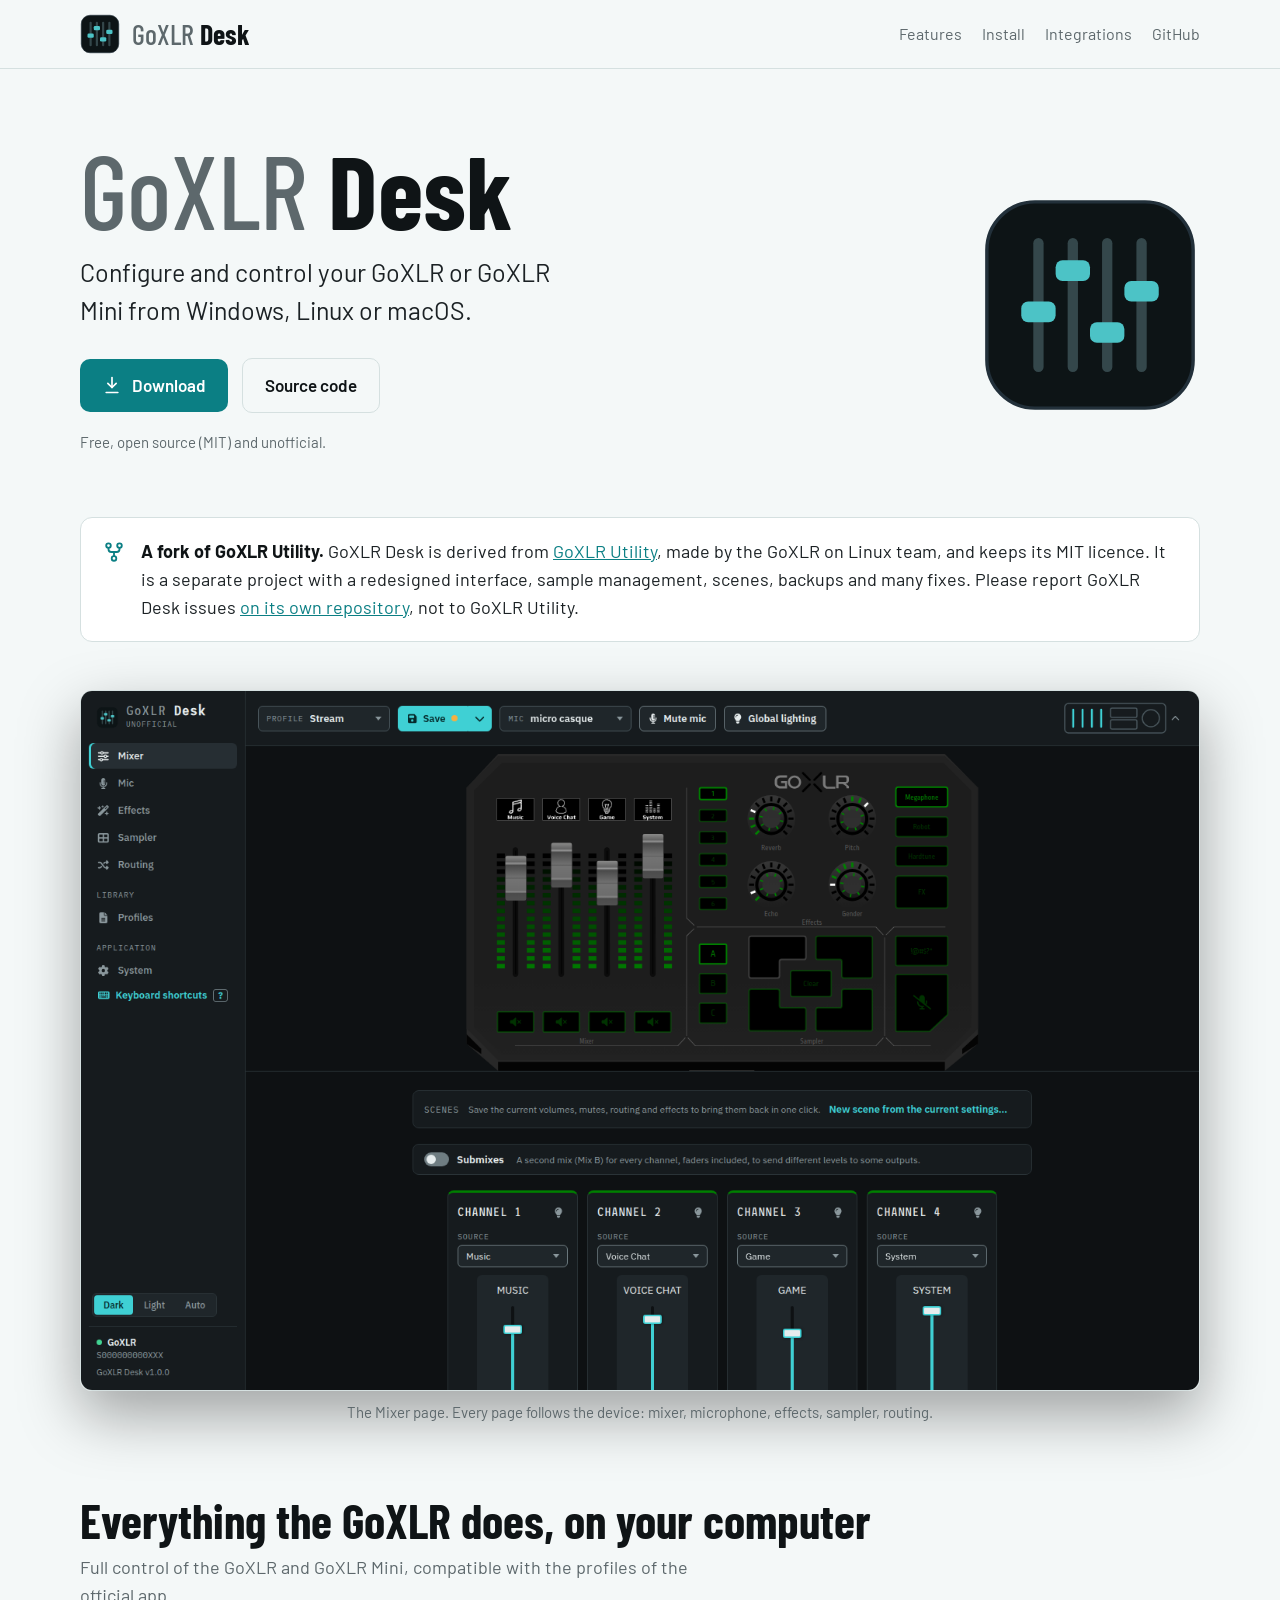
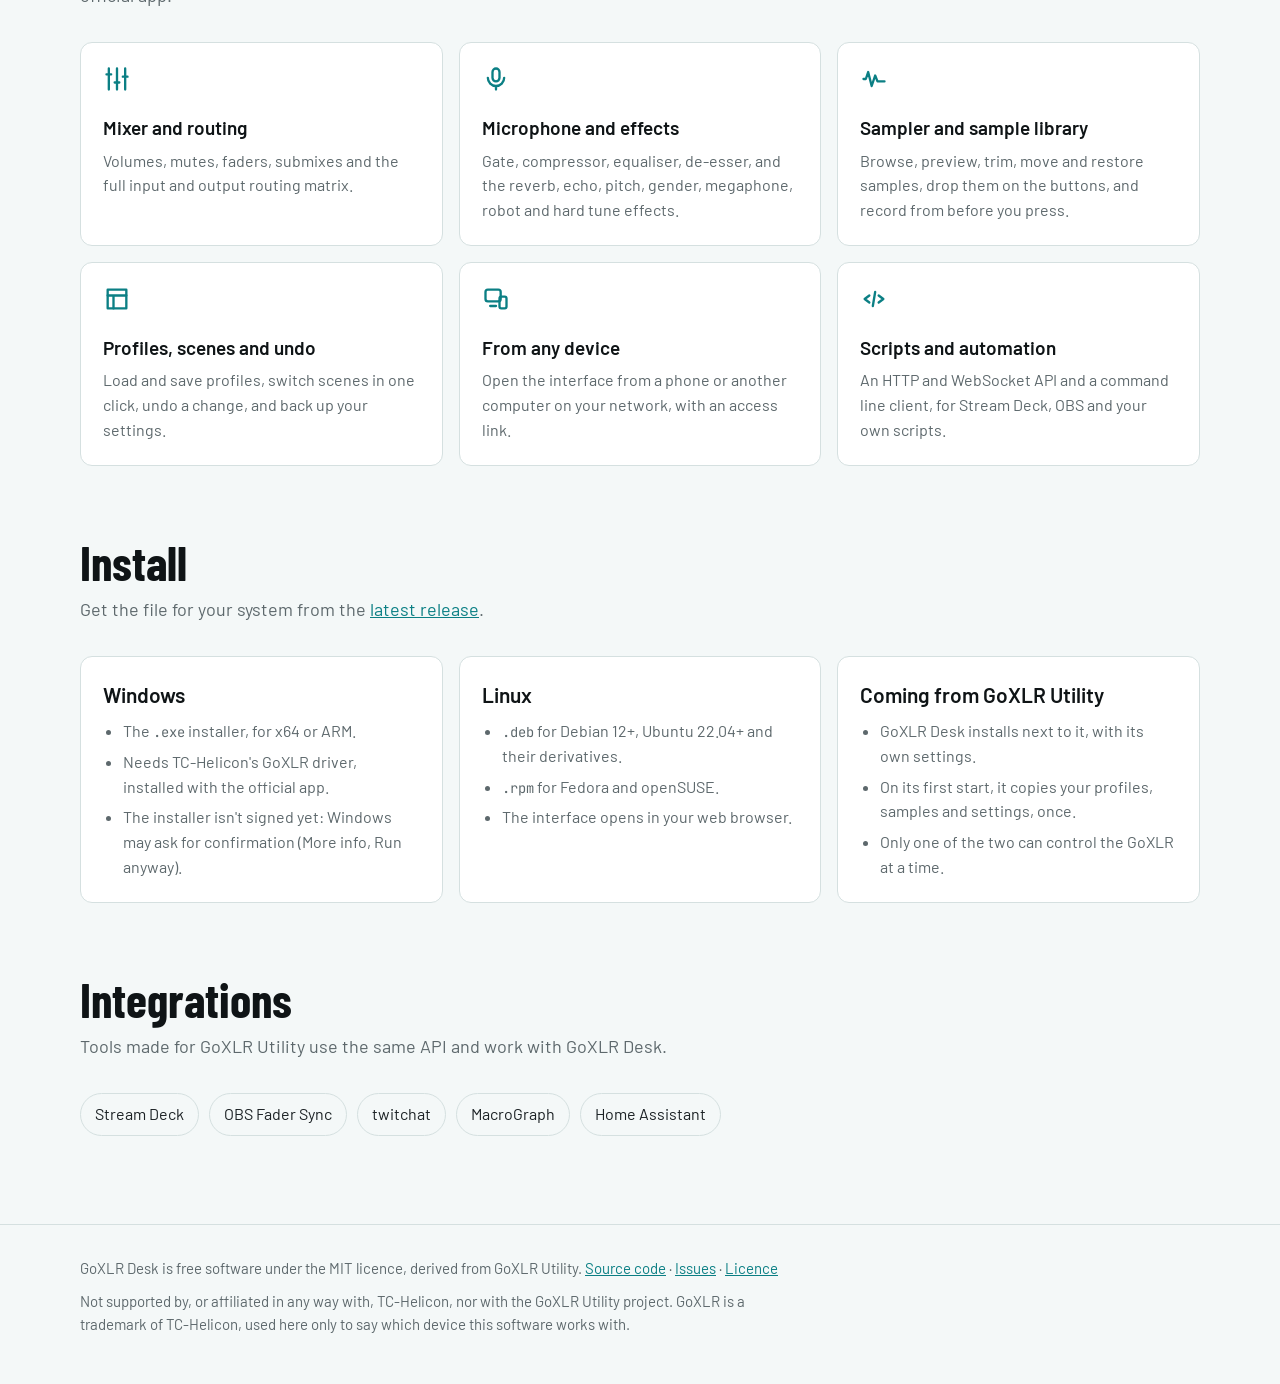
<file: docs/index.html>
<!doctype html>
<html lang="en">
<head>
<meta charset="utf-8">
<meta name="viewport" content="width=device-width, initial-scale=1">
<title>GoXLR Desk</title>
<meta name="description" content="GoXLR Desk configures and controls a TC-Helicon GoXLR or GoXLR Mini from Windows, Linux or macOS. Unofficial and open source, a fork of GoXLR Utility.">
<meta property="og:title" content="GoXLR Desk">
<meta property="og:description" content="Configure and control your GoXLR from Windows, Linux or macOS. Unofficial and open source.">
<meta property="og:image" content="https://powange.github.io/goxlr-desk/banner.png">
<meta property="og:type" content="website">
<meta name="twitter:card" content="summary_large_image">
<link rel="icon" href="favicon.ico">
<link rel="preconnect" href="https://fonts.googleapis.com">
<link rel="preconnect" href="https://fonts.gstatic.com" crossorigin>
<link rel="stylesheet" href="https://fonts.googleapis.com/css2?family=Barlow:wght@400;500;600&family=Barlow+Condensed:wght@500;700&family=JetBrains+Mono:wght@400;600&display=swap">
<style>
:root {
  --bg: #121618;
  --panel: #1a2023;
  --raised: #20282b;
  --line: #2c3539;
  --text: #e3e8e8;
  --strong: #f2f5f5;
  --muted: #9aa6a8;
  --soft: #b7c1c2;
  --accent: #4cc3c6;
  --accent-ink: #0b1314;
  --tile: #0d1416;
  --rail: #34474b;
}
@media (prefers-color-scheme: light) {
  :root {
    --bg: #f4f8f8;
    --panel: #ffffff;
    --raised: #eef3f3;
    --line: #d5e0e0;
    --text: #1b2124;
    --strong: #0f1416;
    --muted: #5d686c;
    --soft: #5d686c;
    --accent: #0b7f84;
    --accent-ink: #ffffff;
  }
}

* { box-sizing: border-box; }
html { scroll-behavior: smooth; }
@media (prefers-reduced-motion: reduce) { html { scroll-behavior: auto; } }
body {
  margin: 0;
  background: var(--bg);
  color: var(--text);
  font-family: Barlow, "Segoe UI", system-ui, sans-serif;
  font-size: 18px;
  line-height: 1.55;
}
a { color: var(--accent); }
a:hover { text-decoration-thickness: 2px; }
:focus-visible { outline: 2px solid var(--accent); outline-offset: 3px; border-radius: 4px; }
code, .mono { font-family: "JetBrains Mono", ui-monospace, Consolas, monospace; font-size: .86em; }
.wrap { width: min(1120px, 100% - 32px); margin-inline: auto; }

/* Header */
.top { border-bottom: 1px solid var(--line); }
.top .wrap { display: flex; align-items: center; justify-content: space-between; gap: 16px; padding-block: 14px; flex-wrap: wrap; }
.brand { display: flex; align-items: center; gap: 12px; text-decoration: none; color: var(--strong); }
.wordmark { font-family: "Barlow Condensed", sans-serif; font-size: 28px; line-height: 1; }
.wordmark .device { font-weight: 500; color: var(--soft); }
.wordmark .product { font-weight: 700; }
.top nav { display: flex; gap: 20px; flex-wrap: wrap; font-size: 16px; }
.top nav a { color: var(--soft); text-decoration: none; }
.top nav a:hover { color: var(--strong); }

/* Hero */
.hero { padding-block: 72px 48px; display: grid; grid-template-columns: minmax(0, 1fr) auto; gap: 40px; align-items: center; }
.hero h1 { margin: 0 0 16px; font-family: "Barlow Condensed", sans-serif; font-size: clamp(56px, 9vw, 104px); line-height: .92; color: var(--strong); }
.hero h1 .device { font-weight: 500; color: var(--soft); }
.hero p.lede { margin: 0 0 28px; font-size: clamp(20px, 2.4vw, 25px); color: var(--text); max-width: 34ch; }
.actions { display: flex; gap: 14px; flex-wrap: wrap; align-items: center; }
.button { display: inline-flex; align-items: center; gap: 10px; padding: 13px 22px; border-radius: 10px; font-weight: 600; text-decoration: none; font-size: 17px; }
.button.primary { background: var(--accent); color: var(--accent-ink); }
.button.primary:hover { filter: brightness(1.08); }
.button.ghost { border: 1px solid var(--line); color: var(--strong); }
.button.ghost:hover { border-color: var(--accent); }
.note { margin-top: 18px; font-size: 15px; color: var(--muted); }
.hero-logo { width: 220px; height: 220px; }
.slider { animation: slide 1.8s ease-in-out infinite alternate; }
.slider:nth-of-type(2) { animation-delay: -.45s; }
.slider:nth-of-type(3) { animation-delay: -.9s; }
.slider:nth-of-type(4) { animation-delay: -1.35s; }
@keyframes slide { from { transform: translateY(-5px); } to { transform: translateY(5px); } }
@media (prefers-reduced-motion: reduce) { .slider { animation: none; } }

/* Fork notice */
.fork { display: flex; gap: 16px; align-items: flex-start; background: var(--panel); border: 1px solid var(--line); border-radius: 12px; padding: 20px 22px; }
.fork svg { flex: none; color: var(--accent); margin-top: 3px; }
.fork p { margin: 0; }
.fork strong { color: var(--strong); }

/* Screenshot */
.shot { margin: 48px 0 0; }
.shot img { display: block; width: 100%; height: auto; border-radius: 12px; border: 1px solid var(--line); box-shadow: 0 24px 60px rgba(0, 0, 0, .35); }
.shot figcaption { margin-top: 10px; font-size: 15px; color: var(--muted); text-align: center; }

/* Sections */
section { padding-block: 72px 0; }
h2 { margin: 0 0 10px; font-family: "Barlow Condensed", sans-serif; font-weight: 700; font-size: clamp(36px, 5vw, 48px); line-height: 1; color: var(--strong); }
.section-lede { margin: 0 0 32px; color: var(--soft); max-width: 62ch; }
.grid { display: grid; grid-template-columns: repeat(3, minmax(0, 1fr)); gap: 16px; }
.card { background: var(--panel); border: 1px solid var(--line); border-radius: 12px; padding: 22px; }
.card h3 { margin: 12px 0 6px; font-size: 19px; font-weight: 600; color: var(--strong); }
.card p { margin: 0; font-size: 16px; color: var(--soft); }
.card svg { color: var(--accent); }

/* Install */
.platforms { display: grid; grid-template-columns: repeat(3, minmax(0, 1fr)); gap: 16px; }
.platform h3 { margin: 0 0 8px; font-size: 21px; color: var(--strong); }
.platform ul { margin: 0; padding-left: 20px; font-size: 16px; color: var(--soft); }
.platform li + li { margin-top: 6px; }

/* Integrations */
.links { display: flex; flex-wrap: wrap; gap: 10px; padding: 0; margin: 0; list-style: none; }
.links a { display: inline-block; padding: 8px 14px; border: 1px solid var(--line); border-radius: 999px; text-decoration: none; color: var(--text); font-size: 16px; }
.links a:hover { border-color: var(--accent); color: var(--strong); }

/* Footer */
footer { margin-top: 88px; border-top: 1px solid var(--line); padding-block: 32px 48px; font-size: 15px; color: var(--muted); }
footer .wrap { display: grid; gap: 10px; }
footer p { margin: 0; max-width: 90ch; }

@media (max-width: 860px) {
  .hero { grid-template-columns: 1fr; padding-top: 48px; }
  .hero-logo { width: 140px; height: 140px; order: -1; }
  .grid, .platforms { grid-template-columns: 1fr; }
}
@media (min-width: 861px) and (max-width: 1040px) {
  .grid { grid-template-columns: repeat(2, minmax(0, 1fr)); }
}
</style>
</head>
<body>

<header class="top">
  <div class="wrap">
    <a class="brand" href="#">
      <svg width="40" height="40" viewBox="0 0 64 64" aria-hidden="true"><rect x="2" y="2" width="60" height="60" rx="14" fill="#0d1416" stroke="#22303a"/><g stroke="#34474b" stroke-width="3.5" stroke-linecap="round"><line x1="17" y1="14" x2="17" y2="50"/><line x1="27" y1="14" x2="27" y2="50"/><line x1="37" y1="14" x2="37" y2="50"/><line x1="47" y1="14" x2="47" y2="50"/></g><g fill="#4cc3c6"><rect x="12" y="31" width="10" height="7" rx="2"/><rect x="22" y="19" width="10" height="7" rx="2"/><rect x="32" y="37" width="10" height="7" rx="2"/><rect x="42" y="25" width="10" height="7" rx="2"/></g></svg>
      <span class="wordmark"><span class="device">GoXLR </span><span class="product">Desk</span></span>
    </a>
    <nav aria-label="Sections">
      <a href="#features">Features</a>
      <a href="#install">Install</a>
      <a href="#integrations">Integrations</a>
      <a href="https://github.com/powange/goxlr-desk">GitHub</a>
    </nav>
  </div>
</header>

<main class="wrap">

  <div class="hero">
    <div>
      <h1><span class="device">GoXLR </span>Desk</h1>
      <p class="lede">Configure and control your GoXLR or GoXLR Mini from Windows, Linux or macOS.</p>
      <div class="actions">
        <a class="button primary" href="https://github.com/powange/goxlr-desk/releases/latest">
          <svg width="20" height="20" viewBox="0 0 24 24" fill="none" stroke="currentColor" stroke-width="2" stroke-linecap="round" stroke-linejoin="round" aria-hidden="true"><path d="M12 3v12"/><path d="m7 10 5 5 5-5"/><path d="M5 21h14"/></svg>
          Download
        </a>
        <a class="button ghost" href="https://github.com/powange/goxlr-desk">Source code</a>
      </div>
      <p class="note">Free, open source (MIT) and unofficial.</p>
    </div>
    <svg class="hero-logo" viewBox="0 0 64 64" role="img" aria-label="GoXLR Desk logo">
      <rect x="2" y="2" width="60" height="60" rx="14" fill="#0d1416" stroke="#22303a"/>
      <g stroke="#34474b" stroke-width="3" stroke-linecap="round"><line x1="17" y1="14" x2="17" y2="50"/><line x1="27" y1="14" x2="27" y2="50"/><line x1="37" y1="14" x2="37" y2="50"/><line x1="47" y1="14" x2="47" y2="50"/></g>
      <g fill="#4cc3c6"><rect class="slider" x="12" y="31" width="10" height="6" rx="2"/><rect class="slider" x="22" y="19" width="10" height="6" rx="2"/><rect class="slider" x="32" y="37" width="10" height="6" rx="2"/><rect class="slider" x="42" y="25" width="10" height="6" rx="2"/></g>
    </svg>
  </div>

  <div class="fork">
    <svg width="22" height="22" viewBox="0 0 24 24" fill="none" stroke="currentColor" stroke-width="2" stroke-linecap="round" stroke-linejoin="round" aria-hidden="true"><circle cx="6" cy="5" r="2.5"/><circle cx="18" cy="5" r="2.5"/><circle cx="12" cy="19" r="2.5"/><path d="M6 7.5v1.5a3 3 0 0 0 3 3h6a3 3 0 0 0 3-3V7.5"/><path d="M12 12v4.5"/></svg>
    <p><strong>A fork of GoXLR Utility.</strong> GoXLR Desk is derived from <a href="https://github.com/GoXLR-on-Linux/goxlr-utility">GoXLR Utility</a>, made by the GoXLR on Linux team, and keeps its MIT licence. It is a separate project with a redesigned interface, sample management, scenes, backups and many fixes. Please report GoXLR Desk issues <a href="https://github.com/powange/goxlr-desk/issues">on its own repository</a>, not to GoXLR Utility.</p>
  </div>

  <figure class="shot">
    <img src="screenshot.png" width="1440" height="900" alt="The GoXLR Desk interface on the Mixer page: a drawing of the GoXLR, scenes, and the four channels with their faders.">
    <figcaption>The Mixer page. Every page follows the device: mixer, microphone, effects, sampler, routing.</figcaption>
  </figure>

  <section id="features" aria-labelledby="features-title">
    <h2 id="features-title">Everything the GoXLR does, on your computer</h2>
    <p class="section-lede">Full control of the GoXLR and GoXLR Mini, compatible with the profiles of the official app.</p>
    <div class="grid">
      <div class="card">
        <svg width="28" height="28" viewBox="0 0 24 24" fill="none" stroke="currentColor" stroke-width="2" stroke-linecap="round" aria-hidden="true"><path d="M5 3v18M12 3v18M19 3v18"/><path d="M3 8h4M10 15h4M17 10h4"/></svg>
        <h3>Mixer and routing</h3>
        <p>Volumes, mutes, faders, submixes and the full input and output routing matrix.</p>
      </div>
      <div class="card">
        <svg width="28" height="28" viewBox="0 0 24 24" fill="none" stroke="currentColor" stroke-width="2" stroke-linecap="round" stroke-linejoin="round" aria-hidden="true"><rect x="9" y="3" width="6" height="11" rx="3"/><path d="M5 11a7 7 0 0 0 14 0M12 18v3"/></svg>
        <h3>Microphone and effects</h3>
        <p>Gate, compressor, equaliser, de-esser, and the reverb, echo, pitch, gender, megaphone, robot and hard tune effects.</p>
      </div>
      <div class="card">
        <svg width="28" height="28" viewBox="0 0 24 24" fill="none" stroke="currentColor" stroke-width="2" stroke-linecap="round" stroke-linejoin="round" aria-hidden="true"><path d="M3 12h2l2-6 3 12 3-9 2 5h6"/></svg>
        <h3>Sampler and sample library</h3>
        <p>Browse, preview, trim, move and restore samples, drop them on the buttons, and record from before you press.</p>
      </div>
      <div class="card">
        <svg width="28" height="28" viewBox="0 0 24 24" fill="none" stroke="currentColor" stroke-width="2" stroke-linecap="round" stroke-linejoin="round" aria-hidden="true"><path d="M4 4h16v16H4z"/><path d="M4 9h16M9 20V9"/></svg>
        <h3>Profiles, scenes and undo</h3>
        <p>Load and save profiles, switch scenes in one click, undo a change, and back up your settings.</p>
      </div>
      <div class="card">
        <svg width="28" height="28" viewBox="0 0 24 24" fill="none" stroke="currentColor" stroke-width="2" stroke-linecap="round" stroke-linejoin="round" aria-hidden="true"><rect x="3" y="4" width="13" height="10" rx="2"/><rect x="15" y="10" width="6" height="10" rx="1.5"/><path d="M7 18h5"/></svg>
        <h3>From any device</h3>
        <p>Open the interface from a phone or another computer on your network, with an access link.</p>
      </div>
      <div class="card">
        <svg width="28" height="28" viewBox="0 0 24 24" fill="none" stroke="currentColor" stroke-width="2" stroke-linecap="round" stroke-linejoin="round" aria-hidden="true"><path d="m8 9-4 3 4 3M16 9l4 3-4 3M13 6l-2 12"/></svg>
        <h3>Scripts and automation</h3>
        <p>An HTTP and WebSocket API and a command line client, for Stream Deck, OBS and your own scripts.</p>
      </div>
    </div>
  </section>

  <section id="install" aria-labelledby="install-title">
    <h2 id="install-title">Install</h2>
    <p class="section-lede">Get the file for your system from the <a href="https://github.com/powange/goxlr-desk/releases/latest">latest release</a>.</p>
    <div class="platforms">
      <div class="card platform">
        <h3>Windows</h3>
        <ul>
          <li>The <code>.exe</code> installer, for x64 or ARM.</li>
          <li>Needs TC-Helicon's GoXLR driver, installed with the official app.</li>
          <li>The installer isn't signed yet: Windows may ask for confirmation (More info, Run anyway).</li>
        </ul>
      </div>
      <div class="card platform">
        <h3>Linux</h3>
        <ul>
          <li><code>.deb</code> for Debian 12+, Ubuntu 22.04+ and their derivatives.</li>
          <li><code>.rpm</code> for Fedora and openSUSE.</li>
          <li>The interface opens in your web browser.</li>
        </ul>
      </div>
      <div class="card platform">
        <h3>Coming from GoXLR Utility</h3>
        <ul>
          <li>GoXLR Desk installs next to it, with its own settings.</li>
          <li>On its first start, it copies your profiles, samples and settings, once.</li>
          <li>Only one of the two can control the GoXLR at a time.</li>
        </ul>
      </div>
    </div>
  </section>

  <section id="integrations" aria-labelledby="integrations-title">
    <h2 id="integrations-title">Integrations</h2>
    <p class="section-lede">Tools made for GoXLR Utility use the same API and work with GoXLR Desk.</p>
    <ul class="links">
      <li><a href="https://github.com/FrostyCoolSlug/goxlr-utility-streamdeck">Stream Deck</a></li>
      <li><a href="https://github.com/parzival-space/obs-goxlr-fader-sync-plugin">OBS Fader Sync</a></li>
      <li><a href="https://twitchat.fr/">twitchat</a></li>
      <li><a href="https://www.macrograph.app/">MacroGraph</a></li>
      <li><a href="https://github.com/timmo001/homeassistant-integration-goxlr-utility">Home Assistant</a></li>
    </ul>
  </section>

</main>

<footer>
  <div class="wrap">
    <p>GoXLR Desk is free software under the MIT licence, derived from GoXLR Utility. <a href="https://github.com/powange/goxlr-desk">Source code</a> · <a href="https://github.com/powange/goxlr-desk/issues">Issues</a> · <a href="https://github.com/powange/goxlr-desk/blob/main/LICENSE">Licence</a></p>
    <p>Not supported by, or affiliated in any way with, TC-Helicon, nor with the GoXLR Utility project. GoXLR is a trademark of TC-Helicon, used here only to say which device this software works with.</p>
  </div>
</footer>

</body>
</html>
</file>
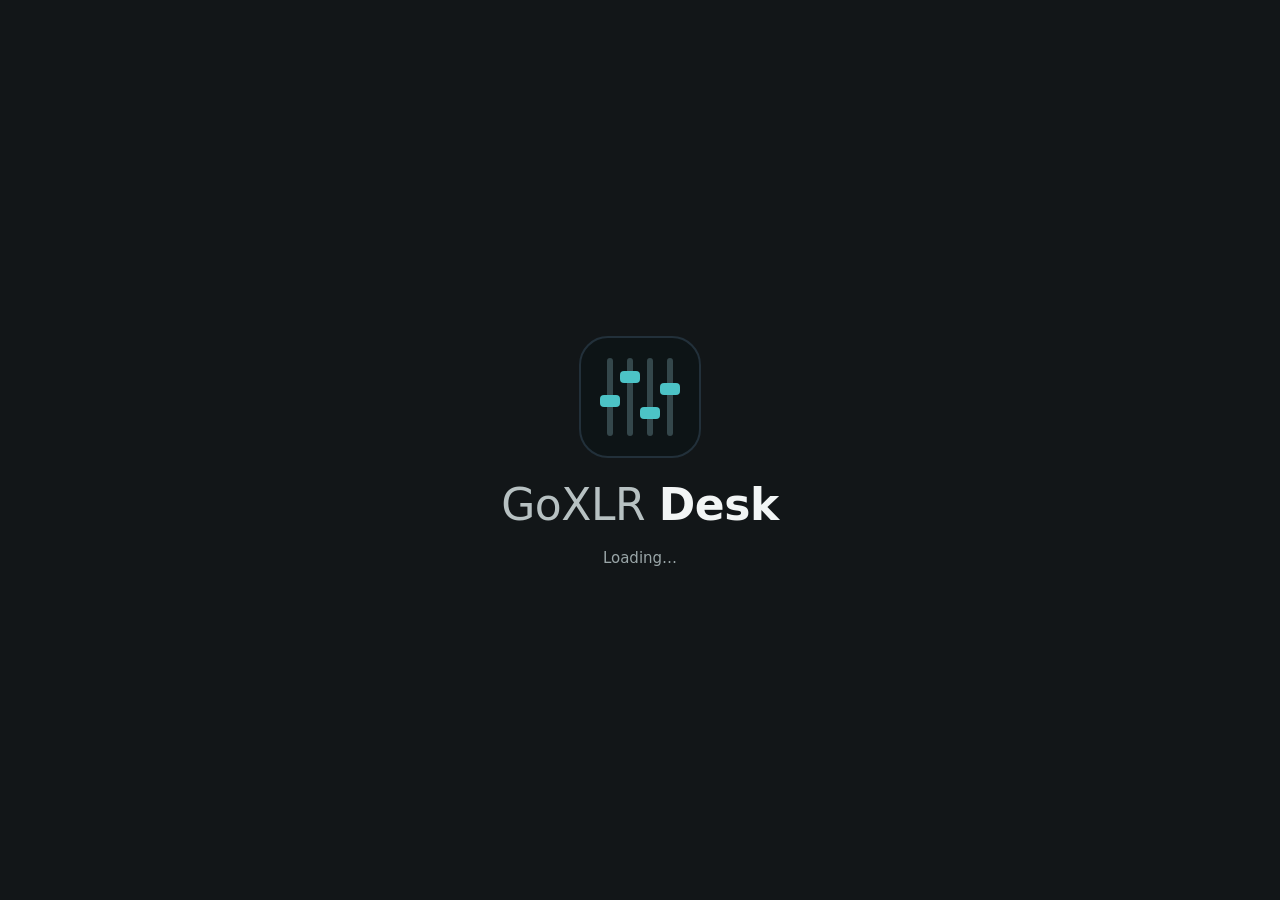
<file: ci/ui-wrapper/index.html>
<!DOCTYPE html>
<!-- The desktop app's page while it waits for GoXLR Desk (copied by ci/rebrand-ui-wrapper.sh).
     Everything is inline: it shows before anything else is reachable. -->
<html lang="en">
<head>
    <meta charset="UTF-8"/>
    <meta name="viewport" content="width=device-width, initial-scale=1.0"/>
    <title>GoXLR Desk</title>
    <style>
        html, body {
            margin: 0;
            height: 100%;
            background-color: #121618;
            color: #f2f5f5;
            font-family: "Segoe UI", system-ui, -apple-system, sans-serif;
        }

        main {
            height: 100%;
            display: flex;
            flex-direction: column;
            align-items: center;
            justify-content: center;
            gap: 22px;
        }

        .name {
            font-size: 44px;
            line-height: 1;
            letter-spacing: -.01em;
        }

        .name .device {
            font-weight: 400;
            color: #b7c1c2;
        }

        .name .product {
            font-weight: 700;
        }

        .status {
            margin: 0;
            font-size: 15px;
            color: #9aa6a8;
        }

        /* The sliders move up and down while loading */
        .slider {
            animation: slide 1.6s ease-in-out infinite alternate;
        }

        .slider:nth-of-type(2) { animation-delay: -.4s; }
        .slider:nth-of-type(3) { animation-delay: -.8s; }
        .slider:nth-of-type(4) { animation-delay: -1.2s; }

        @keyframes slide {
            from { transform: translateY(-5px); }
            to { transform: translateY(5px); }
        }

        @media (prefers-reduced-motion: reduce) {
            .slider { animation: none; }
        }
    </style>
</head>
<body>
<main>
    <svg width="128" height="128" viewBox="0 0 64 64" role="img" aria-label="GoXLR Desk">
        <rect x="2" y="2" width="60" height="60" rx="14" fill="#0d1416" stroke="#22303a"/>
        <g stroke="#34474b" stroke-width="3" stroke-linecap="round">
            <line x1="17" y1="14" x2="17" y2="50"/>
            <line x1="27" y1="14" x2="27" y2="50"/>
            <line x1="37" y1="14" x2="37" y2="50"/>
            <line x1="47" y1="14" x2="47" y2="50"/>
        </g>
        <g fill="#4cc3c6">
            <rect class="slider" x="12" y="31" width="10" height="6" rx="2"/>
            <rect class="slider" x="22" y="19" width="10" height="6" rx="2"/>
            <rect class="slider" x="32" y="37" width="10" height="6" rx="2"/>
            <rect class="slider" x="42" y="25" width="10" height="6" rx="2"/>
        </g>
    </svg>
    <div class="name"><span class="device">GoXLR </span><span class="product">Desk</span></div>
    <p class="status" id="status">Loading…</p>
</main>
<script>
    if ((navigator.language || "").toLowerCase().startsWith("fr")) {
        document.documentElement.lang = "fr";
        document.getElementById("status").textContent = "Chargement…";
    }
</script>
</body>
</html>
</file>
